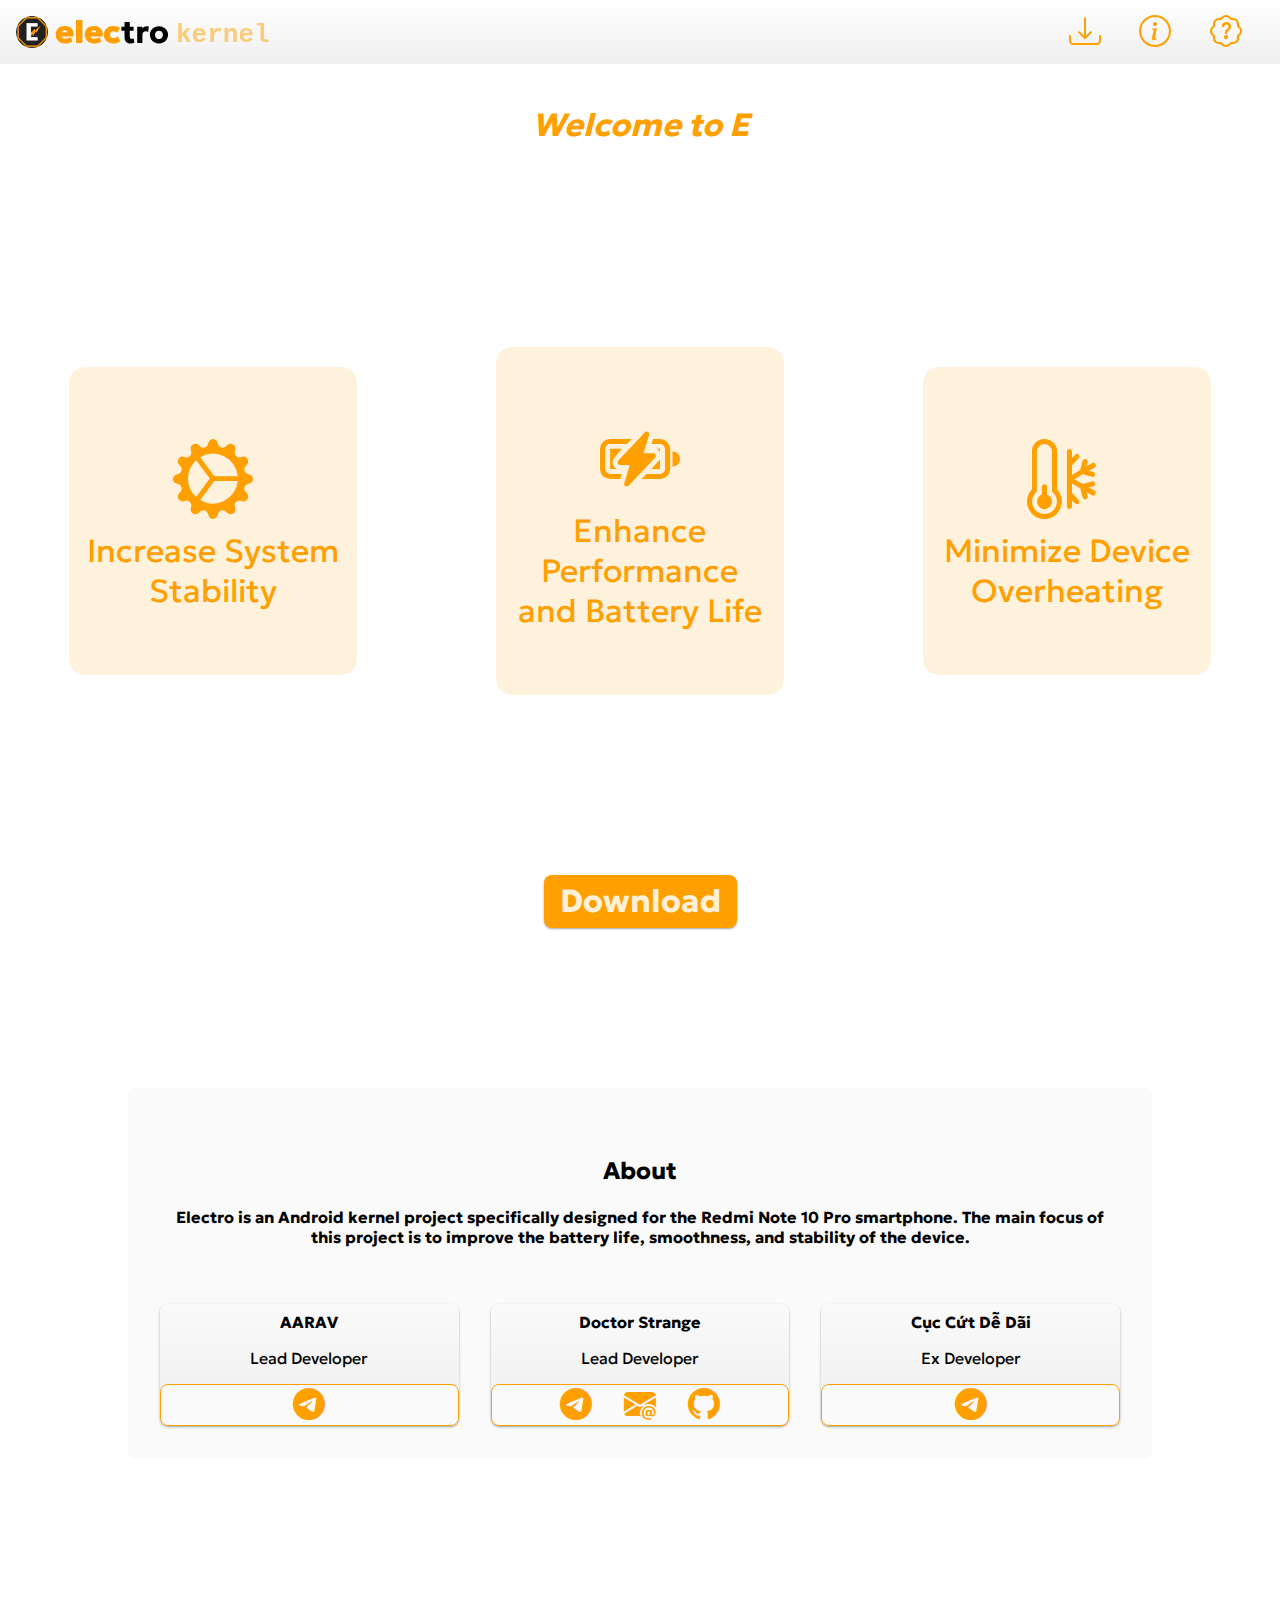
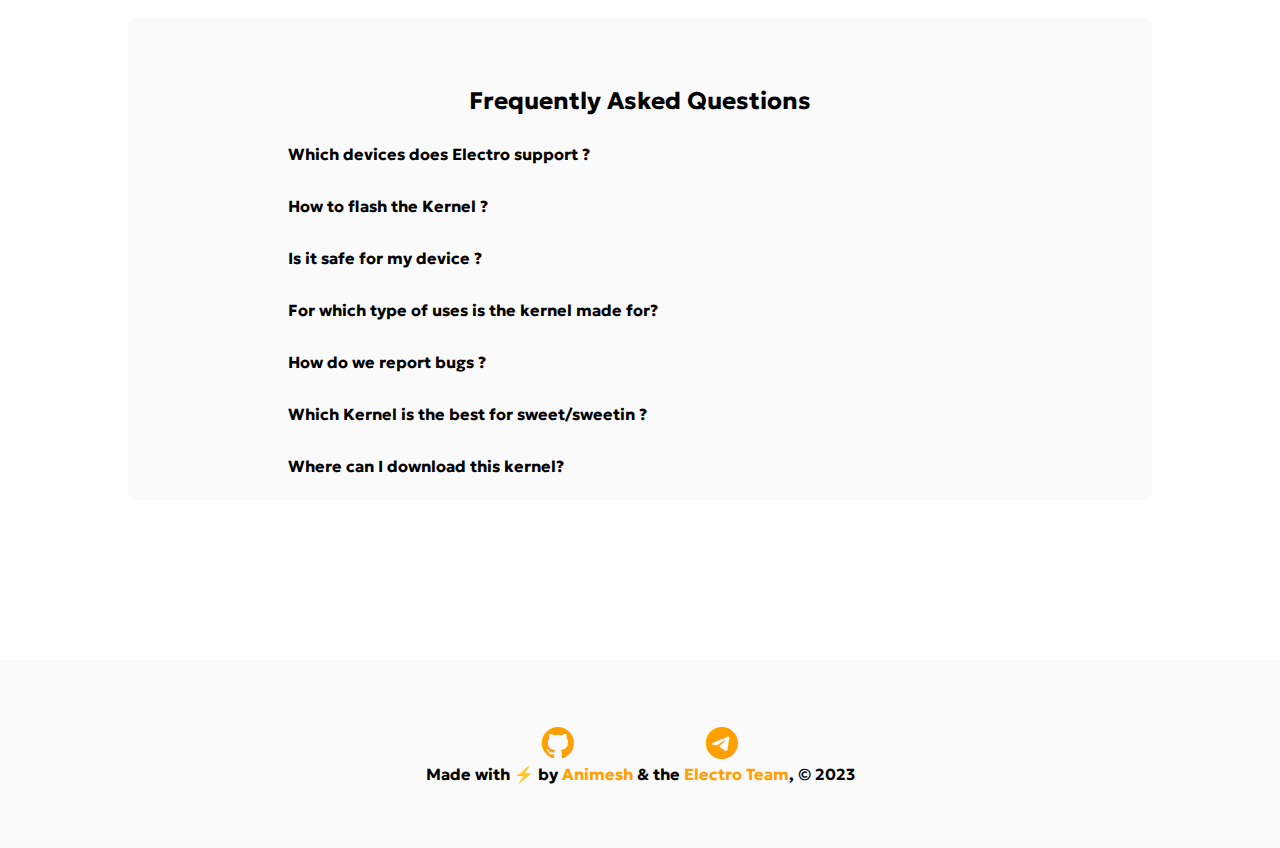
<file: index.html>
<!DOCTYPE html>
<html>

<head>
	<meta charset="UTF-8" />

	<title>Electro Kernel</title>
	
	<meta name="viewport"    content="width=device-width, initial-scale=1" />
	<meta name="description" content="Android kernel project specifically designed for the Redmi Note 10 Pro smartphone.">
	<meta name="keywords"    content="Kernel, Electro, Redmi Note 10 Pro, Sweet, Sweetin, Rooting, Modding, XDA">
	<meta name="author"      content="Aarav">

	<link href="https://omnitrix21.github.io/" rel="canonical">
	<link href="favicon.png"                   rel="icon" />
	<link href="favicon.png"                   rel="apple-touch-icon" />

	<link   defer rel="stylesheet" href="index.css" />
	<script defer src="scrollAnimation.js"></script>
	<script defer src="type.js"></script>
</head>

<body>
	<!-- Header Navigation -->


	<header align="center">
		<h1>
			<img src="favicon.png" width="100%" height="100%" />
			&nbsp;
			<b>elec</b>tro&nbsp;<kbd>kernel</kbd>
		</h1>
		<span>
			<a href="/releases">
				<i class="bi-download"></i>
			</a>
			<a href="#about">
				<i class="bi-info-circle"></i>
			</a>
			<a href="#faq">
				<i class="bi-patch-question"></i>
			</a>

		</span>
	</header>


	<br />

	<div align="center" id="typing">
		<h1><i></i></h1>
	</div>


	<!-- Info -->
	<div align="center" id="info">
		<div class="infocard hidden">
			<i class="bi-gear-wide-connected"></i>
			<br />
			Increase System Stability
		</div>

		<div class="infocard hidden">
			<i class="bi-battery-charging"></i>
			<br />
			Enhance Performance and Battery Life
		</div>

		<div class="infocard hidden">
			<i class="bi-thermometer-snow"></i>
			<br />
			Minimize Device Overheating
		</div>
	</div>

	<a id="dl" href="/releases">Download</a>

	<!-- About -->
	<section align="center" id="about">
		<h2>About</h2>
		<h4>Electro is an Android kernel project specifically designed for the Redmi Note 10 Pro smartphone. The main focus of this project is to improve the battery life, smoothness, and stability of the device.</h4>
		<br>
		<div>
			<article>
				<b>AARAV</b>
				<p>Lead Developer</p>
				<span>
					<a href="https://t.me/im_aarav67" target="_main">
						<i class="bi-telegram"></i>
					</a>
				</span>
			</article>
			<article>
				<b>Doctor Strange</b>
				<p>Lead Developer</p>
				<span>
					<a href="https://t.me/the_doctorstrange" target="_main">
						<i class="bi-telegram"></i>
					</a>
					<a href="mailto:faizanbashir380@gmail.com" target="_main">
						<i class="bi-envelope-at-fill"></i>
					</a>
					<a href="https://github.com/thefaizanbashir" target="_main">
						<i class="bi-github"></i>
					</a>
				</span>
			</article>
			<article>
				<b>Cục Cứt Dễ Dãi</b>
				<p>Ex Developer</p>
				<span>
					<a href="https://t.me/KernelPanix" target="_main">
						<i class="bi-telegram"></i>
					</a>
				</span>
			</article>
		</div>
	</section>



	<!-- FAQ -->
	<section align="center" id="faq">
		<h2>Frequently Asked Questions</h2>

		<details>
			<summary>Which devices does Electro support ?</summary>
			<br>
			Currently only Sweet/Sweetin devices are supported.
		</details>


		<details>
			<summary>How to flash the Kernel ?</summary>
			<br>
			Go to Recovery, Flash the Kernel zip and boot. Don't forget to take a backup of boot and dbto img.
		</details>

		<details>
			<summary>Is it safe for my device ?</summary>
			<br> Yes, kernel is fully safe for your device as we do not play with drivers.

		</details>
		<details>
			<summary>For which type of uses is the kernel made for?</summary>
			<br>
			It is made for daily usage, with a balance of battery and performance.
		</details>

		<details>
			<summary>How do we report bugs ?</summary>
			<br>
			You are supposed to be reporting bugs in the <a href="https://t.me/ElectroSweet/" target="_blank">telegram group</a>.
		</details>

		<details>
			<summary>Which Kernel is the best for sweet/sweetin ?</summary>
			<br>
			There is no best kernel, It depends on the type of usage.
		</details>

		<details>
			<summary>Where can I download this kernel?</summary>
			<br>
			Our <a href="https://t.me/ElectroSweet/" target="_blank">Telegram group</a> and this <a href="/releases">site</a> are the only official sources we support.
		</details>


	</section>



	<footer>
		<a href="https://github.com/omnitrix21/omnitrix21.github.io/" target="_blank">
			<i class="bi-github"></i>
		</a>
		<a href="https://t.me/ElectroSweet/" target="_blank">
			<i class="bi-telegram"></i>
		</a>

		<br>

		Made with &#9889; by
		<a href="https://n-ce.github.io" target="_blank">Animesh</a> & the
		<a href="https://github.com/omnitrix21/omnitrix21.github.io#Electro-Web-Dev-Team" target="_blank">Electro Team</a>, &copy; 2023
	</footer>
</body>

</html>
</file>
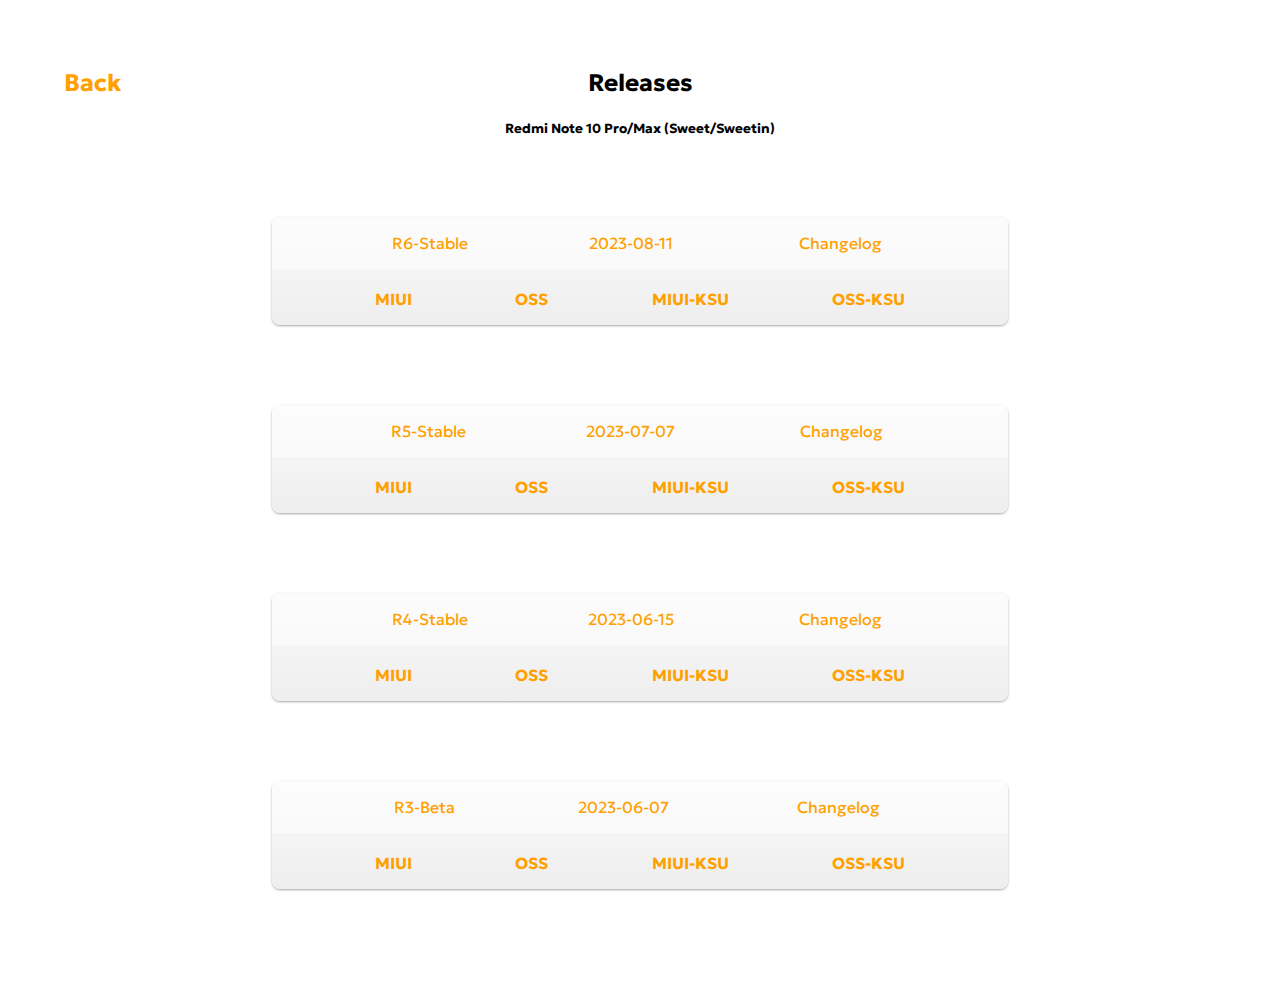
<file: releases/index.html>
<!DOCTYPE html>
<html>

<head>
	<meta charset="UTF-8">
	<meta name="viewport" content="width=device-width, initial-scale=1">
	<meta name="description" content="Download Electro Kernel for Redmi Note 10 Pro">
	<meta name="keywords" content="Kernel, Electro, Redmi Note 10 Pro, Sweet, Sweetin, Rooting, Modding, XDA">
	<meta name="author" content="Aarav">
	<title>Releases | Electro Kernel</title>
	<link href="../favicon.png" rel="icon" />
	<link href="../favicon.png" rel="apple-touch-icon" />
	<link rel="stylesheet" href="releases.css">
</head>

<body align="center">
	<h2>
		<a href="/">Back</a>
		Releases
	</h2>
	<h5>Redmi Note 10 Pro/Max (Sweet/Sweetin)</h5>

	<release-item data-version="R6-Stable" data-date="2023-08-11-0402">
		<li>Upstreamed to v4.14.321</li>
		<li>Updated KernelSU to latest version</li>
		<li>Minor Fixes and all</li>
	</release-item>

	<release-item data-version="R5-Stable" data-date="2023-07-07-0739">
		<li>Upstreamed to v4.14.320</li>
		<li>Merged CAF Tag LA.UM.9.1.r1-13700-SMxxx0.QSSI13.0 into audio</li>
		<li>Updated KernelSU to v11087</li>
		<li>Fixed some performance regressions</li>
	</release-item>

	<release-item data-version="R4-Stable" data-date="2023-06-15-0651">
		<li>Updated KernelSU (11000)</li>
		<li>Upstreamed to 4.14.318</li>
		<li>Increased threshold temperature for fast charging</li>
		<li>Imported AW8624 and DRV2624 haptic drivers</li>
		<li>Added haptic level adjustment & vibration controls</li>
		<li>Fixed issues with haptics in brightness slider</li>
		<li>Fixed deep sleep issues on some roms</li>
		<li>Fixed some performance regressions</li>
		<li>Crdroid users flash MIUI Variant</li>
		<li>thanks <a href="https://t.me/skillsetita">skillsetita</a></li>
	</release-item>

	<release-item data-version="R3-Beta" data-date="2023-06-07-1312">
		<li>Both KernelSU and Normal build are available</li>
		<li>Updated KernelSU (10984)</li>
		<li>Implemented DTS AUDIO DRIVER, use this module to use it</li>
		<li>Implemented LiveDisplay KLAPSE Driver</li>
		<li>Introduce simple low - memory killer for better ram management</li>
		<li>Enabled MGLRU</li>
		<li>Upstreamed to 4.14.317-RC1</li>
		<li>Roms based on pulkit DT are supported now</li>
		<li>Backport: rcu 5.4, zstd, fuse</li>
		<li>Added adreno boost for performance</li>
		<li>Simplified file blocker</li>
		<li>Updates dev frequency boost drivers, etc</li>
		<li>defconfig: Enable NTFS read/write</li>
		<li>Merged latest caf/clo Tags</li>
		<li>Roms based on neobuddy trees flash MIUI Variant</li>
		<li>Nuke wakelock which was causing battery drain while connected to headphones</li>
		<li>Literally too many changes, can't list them all</li>
	</release-item>

	<script src="releaseItem.js"></script>

</body>

</html>
</file>
<file: releases/releases.css>
@import url("https://fonts.googleapis.com/css2?family=Geologica:wght@300&display=swap");

:root {
	--bg: white;
	--text: black;
	--accent: #ffa000;
	--article: linear-gradient(#FAFAFA, #EEEEEE);
	--article2: #fff7;
}

/* Dark Mode */
@media (prefers-color-scheme: dark) {
	:root {
		--bg: #212121;
		--text: white;
		--article: #616161;
		--article2: #0007;
	}
}


html,
body {
	margin: 0;
	padding: 0;
	font-family: 'Geologica';
	color: var(--text);
	background: var(--bg);
}

h2 {
	padding-top: 2rem
}

a {
	text-decoration: none;
	color: var(--accent);
	font-weight: bold;
}
h2 a{
	position: absolute;
	left: 5%;
}

li {
	margin: 1rem 0
}

li:before {
	content: "- "
}

@media (min-width: 768px),
(orientation:landscape) {
	body {
		padding: 1rem 20vw
	}
}

@keyframes slide {
	from {
		opacity: 0;
		transform: scale(2) translateY(100%);
	}
}
</file>
<file: index.css>
@import url("https://cdn.jsdelivr.net/npm/bootstrap-icons/font/bootstrap-icons.css");
@import url("https://fonts.googleapis.com/css2?family=Geologica:wght@300&display=swap");

:root {
	--bg: white;
	--text: black;
	--header: linear-gradient(#fff7, #ddd7);
	--accent: #ffa000;
	--article: linear-gradient(#FAFAFA, #EEEEEE);
	--article2: #fff7;
	--section: #FAFAFA;
	--infocard: #ffa00022;
}

/* Dark Mode */
@media (prefers-color-scheme: dark) {
	:root {
		--bg: #212121;
		--text: white;
		--header: linear-gradient(#1f1f1f, #0009);
		--section: #424242;
		--article: #616161;
		--article2: #0007;
		--blur: none;
	}
}

* {
	scroll-behavior: smooth;
}

i {
	font-size: 2rem;
	color: var(--accent)
}

#info i {
	font-size: 5rem;
}

html,
body {
	margin: 0;
	padding: 0;
	font-family: Geologica;
	color: var(--text);
	background: var(--bg);
}


header {
	height: 4rem;
	position: sticky;
	top: 0;
	z-index: 1;
	/*	box-shadow: 0 0.1rem 0.5rem #000a;*/
	display: flex;
	background-image: var(--header);
	backdrop-filter: blur(0.5rem);
	animation: shutter 0.5s;
}

header h1 {
	margin: 0;
	margin-left: 1rem;
	display: flex;
	align-items: center;
}

header h1 img {
	height: 2rem;
	width: 2rem;
}

header h1 b {
	color: var(--accent);
}

header h1 kbd {
	color: var(--accent);
	margin-top: 0.4rem;
	opacity: 50%;
}

header span {
	width: 100%;
	display: flex;
	align-items: center;
	justify-content: flex-end;
}

header span a {
	margin-right: 3vw;
}

#typing {
	padding : 0 10vw;
	animation: slide 2s ease-in;
}


#info {
	display: flex;
	flex-direction: column;
	justify-content: center;
	align-items: center;
}

.infocard {
	background: var(--infocard);
	width: 80%;
	margin: 20vh 0;
	padding: 5% 1rem;
	font-size: 2rem;
	color: var(--accent);
	border-radius: 1rem;
	transition: 0.3s ease;
}

.infocard:hover {
	transform: scale(1.1);
}

.infocard img {
	height: 5rem;
}

.hidden {
	opacity: 0;
	transform: translateY(100%);
}

.show {
	opacity: 1;
	transform: none;
	transition: all 0.5s ease-in-out;
}

section {
	margin: 10rem 10vw;
	border-radius: 0.5rem;
	padding: 1rem;
	padding-top: 3rem;
	background: var(--section);
	animation: slide 0.7s ease-out;
}


article {
	padding-top: 0.5rem;
	margin: 1rem;
	border-radius: 0.5rem;
	width: auto;
	background: var(--article);
	box-shadow: 0 1px 3px rgba(0, 0, 0, 0.12), 0 1px 2px rgba(0, 0, 0, 0.24);
}

article span {
	display: flex;
	justify-content: space-evenly;
	align-items: center;
}


#about span {
	border-radius: 0.5rem;
	border: 1px solid var(--accent);
	background-color: var(--section);
}


#about h4 {
	padding: 0 1rem;
}

#about article span {
	justify-content: center;
}

#about article span a {
	height: 2.5rem;
	padding: 0 1rem;
}


details {
	margin: 1rem 10vw 0 10vw;
	text-align: left;
	font-weight: bolder;
	user-select: none;
}

summary {
	border-radius: 0.5rem;
	padding: 0.5rem 1rem;
	list-style: none;
	transition: background-color 0.3s ease-out;
}

summary:hover {
	background-color: var(--accent);
}

footer {
	padding: 5vw 10vw;
	text-align: center;
	font-weight: bold;
	background-color: var(--section);
}

footer a:nth-of-type(1) {
	margin-right: 10vw;
}

footer a,
details a {
	color: var(--accent);
	text-decoration: none;
}


@media (min-width: 768px),
(orientation:landscape) {
	#info{
		display:flex;
		flex-direction: row;
		justify-content: space-around;
	}
	.infocard{
		width:20%;
	}
	#about div {
		display: flex;
	}

	#about article {
		width: 100%;
	}
	
}

@keyframes shutter {
	from {
		transform: translateY(-4rem);
	}
}

@keyframes slide {
	from {
		opacity: 0;
		transform: translateY(100%);
	}
}
@keyframes appear{
	from{
		opacity:0;
	}
}


#dl {
	background: var(--accent);
	width: fit-content;
	padding: 0.4rem 1rem;
	margin:auto;
	border-radius: 0.5rem;
	transition: transform 0.5s;
	display:block;
	text-decoration: none;
	font-weight: bolder;
	font-size: 2rem;
	color:#fffd;
	cursor: none;
	user-select: none;
	box-shadow: 0 1px 3px rgba(0, 0, 0, 0.12), 0 1px 2px rgba(0, 0, 0, 0.24);
}

#dl:hover {
	transform: scale(1.1)
}
</file>
